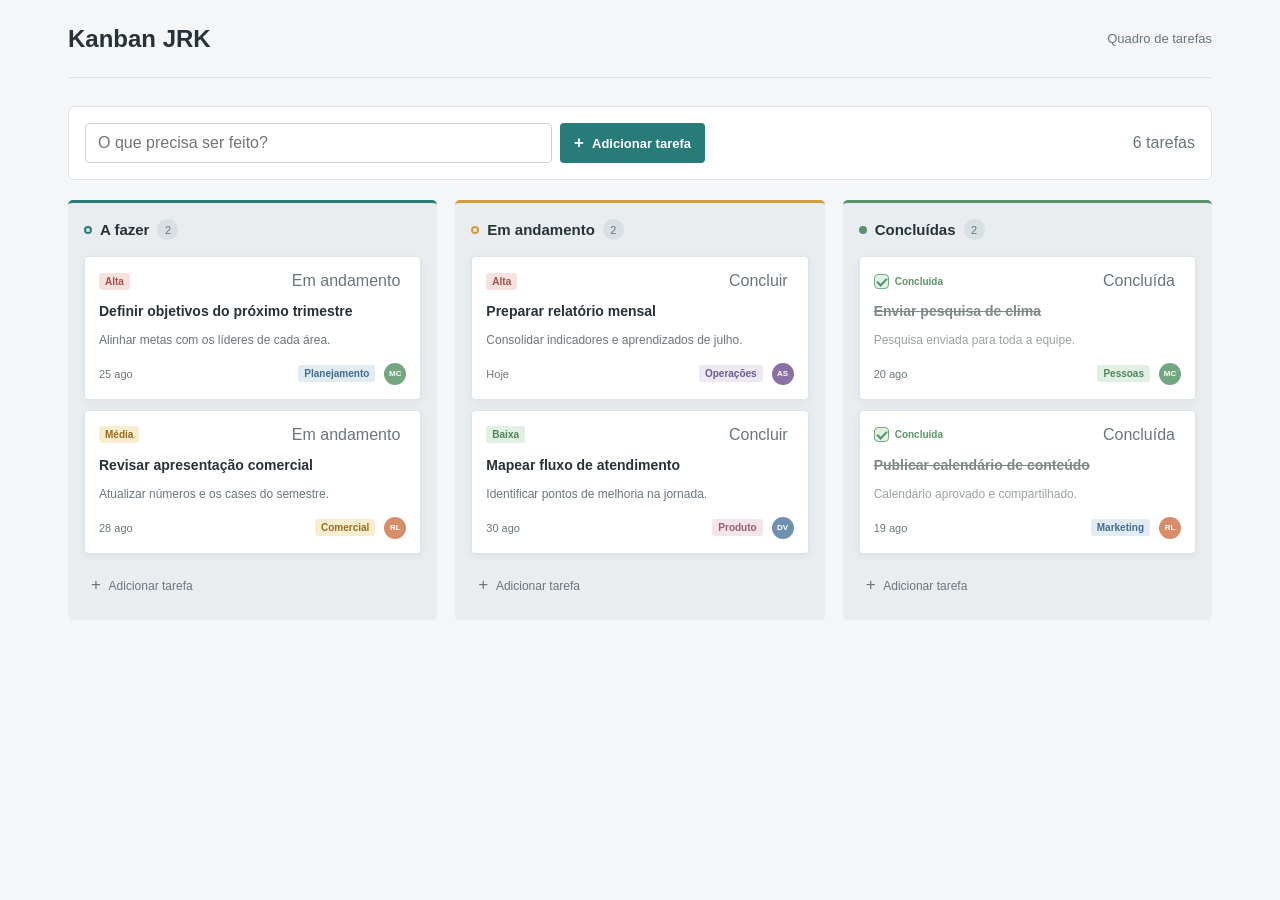
<file: index.html>
<!DOCTYPE html>
<html lang="pt-BR">
<head>
    <meta charset="UTF-8">
    <meta name="viewport" content="width=device-width, initial-scale=1.0">
    <link rel="stylesheet" href="style.css">
    <title>Kanban JRK</title>
</head>
<body>
    <main class="app-shell">
        <header class="topbar">
            <h1 id="page-title">Kanban JRK</h1>
            <p class="board-date">Quadro de tarefas</p>
        </header>

        <section class="board-toolbar" aria-label="Controles do quadro">
            <form class="task-form" action="#" method="get">
                <label class="sr-only" for="new-task">Nome da nova tarefa</label>
                <input id="new-task" name="task" type="text" placeholder="O que precisa ser feito?" autocomplete="off">
                <button class="add-button" type="submit">
                    <span>+</span>
                    Adicionar tarefa
                </button>
            </form>
            <div class="board-total">6 tarefas</div>
        </section>

        <section class="kanban-board" aria-label="Quadro de tarefas">
            <article class="kanban-column todo-column" data-status="todo">
                <div class="column-heading">
                    <div class="column-title">
                        <span class="status-dot"></span>
                        <h2>A fazer</h2>
                        <span class="task-count">2</span>
                    </div>
                </div>
                <div class="task-list">
                    <article class="task-card" draggable="true" data-status="todo">
                        <div class="task-card-top">
                            <span class="priority high">Alta</span>
                            <button class="card-menu" type="button" aria-label="Opções da tarefa">•••</button>
                        </div>
                        <h3>Definir objetivos do próximo trimestre</h3>
                        <p class="task-description">Alinhar metas com os líderes de cada área.</p>
                        <div class="task-footer">
                            <time datetime="2026-08-25">25 ago</time>
                            <span class="tag tag-blue">Planejamento</span>
                            <span class="mini-avatar green">MC</span>
                        </div>
                    </article>
                    <article class="task-card" draggable="true" data-status="todo">
                        <div class="task-card-top">
                            <span class="priority medium">Média</span>
                            <button class="card-menu" type="button" aria-label="Opções da tarefa">•••</button>
                        </div>
                        <h3>Revisar apresentação comercial</h3>
                        <p class="task-description">Atualizar números e os cases do semestre.</p>
                        <div class="task-footer">
                            <time datetime="2026-08-28">28 ago</time>
                            <span class="tag tag-yellow">Comercial</span>
                            <span class="mini-avatar orange">RL</span>
                        </div>
                    </article>
                </div>
                <button class="add-inline" type="button">
                    <span>+</span>
                    Adicionar tarefa
                </button>
            </article>
            <article class="kanban-column progress-column" data-status="progress">
                <div class="column-heading">
                    <div class="column-title">
                        <span class="status-dot"></span>
                        <h2>Em andamento</h2>
                        <span class="task-count">2</span>
                    </div>
                </div>
                <div class="task-list">
                    <article class="task-card" draggable="true" data-status="progress">
                        <div class="task-card-top">
                            <span class="priority high">Alta</span>
                            <button class="card-menu" type="button" aria-label="Opções da tarefa">•••</button>
                        </div>
                        <h3>Preparar relatório mensal</h3>
                        <p class="task-description">Consolidar indicadores e aprendizados de julho.</p>
                        <div class="task-footer">
                            <time datetime="2026-08-22">Hoje</time>
                            <span class="tag tag-purple">Operações</span>
                            <span class="mini-avatar purple">AS</span>
                        </div>
                    </article>
                    <article class="task-card" draggable="true" data-status="progress">
                        <div class="task-card-top">
                            <span class="priority low">Baixa</span>
                            <button class="card-menu" type="button" aria-label="Opções da tarefa">•••</button>
                        </div>
                        <h3>Mapear fluxo de atendimento</h3>
                        <p class="task-description">Identificar pontos de melhoria na jornada.</p>
                        <div class="task-footer">
                            <time datetime="2026-08-30">30 ago</time>
                            <span class="tag tag-pink">Produto</span>
                            <span class="mini-avatar blue">DV</span>
                        </div>
                    </article>
                </div>
                <button class="add-inline" type="button">
                    <span>+</span>
                    Adicionar tarefa
                </button>
            </article>
            <article class="kanban-column done-column" data-status="done">
                <div class="column-heading">
                    <div class="column-title">
                        <span class="status-dot"></span>
                        <h2>Concluídas</h2>
                        <span class="task-count">2</span>
                    </div>
                </div>
                <div class="task-list">
                    <article class="task-card completed-task" draggable="true" data-status="done">
                        <div class="task-card-top">
                            <label class="check-wrap">
                                <input type="checkbox" checked>
                                <span class="checkmark"></span>
                                <span>Concluída</span>
                            </label>
                            <button class="card-menu" type="button" aria-label="Opções da tarefa">•••</button>
                        </div>
                        <h3>Enviar pesquisa de clima</h3>
                        <p class="task-description">Pesquisa enviada para toda a equipe.</p>
                        <div class="task-footer">
                            <time datetime="2026-08-20">20 ago</time>
                            <span class="tag tag-green">Pessoas</span>
                            <span class="mini-avatar green">MC</span>
                        </div>
                    </article>
                    <article class="task-card completed-task" draggable="true" data-status="done">
                        <div class="task-card-top">
                            <label class="check-wrap">
                                <input type="checkbox" checked>
                                <span class="checkmark"></span>
                                <span>Concluída</span>
                            </label>
                            <button class="card-menu" type="button" aria-label="Opções da tarefa">•••</button>
                        </div>
                        <h3>Publicar calendário de conteúdo</h3>
                        <p class="task-description">Calendário aprovado e compartilhado.</p>
                        <div class="task-footer">
                            <time datetime="2026-08-19">19 ago</time>
                            <span class="tag tag-blue">Marketing</span>
                            <span class="mini-avatar orange">RL</span>
                        </div>
                    </article>
                </div>
                <button class="add-inline" type="button">
                    <span>+</span>
                    Adicionar tarefa
                </button>
            </article>
        </section>
        <p class="empty-state" role="status">Ainda não há tarefas cadastradas.</p>
    </main>
    
    <script src="app.js"></script>
</body>
</html>
</file>
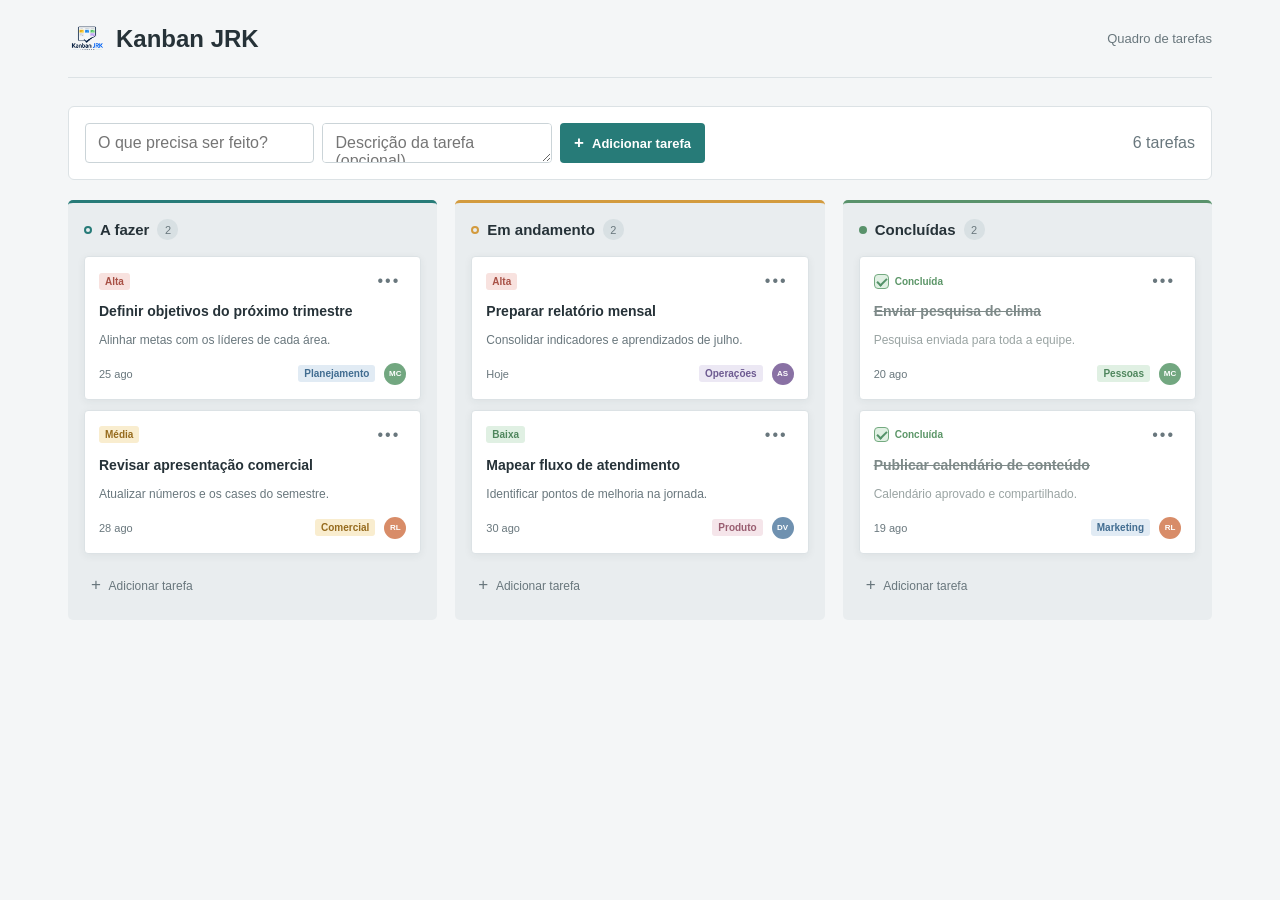
<file: src/index.html>
<!DOCTYPE html>
<html lang="pt-BR">
<head>
    <meta charset="UTF-8">
    <meta name="viewport" content="width=device-width, initial-scale=1.0">
    <link rel="stylesheet" href="css\style.css">
    <title>Kanban JRK</title>
</head>
<body>
    <main class="app-shell">
        <header class="topbar">
            <div class="brand">
                <img src="assets/logo.png" alt="Logo Kanban JRK" class="brand-logo">
                <h1 id="page-title">Kanban JRK</h1>
            </div>
            <p class="board-date">Quadro de tarefas</p>
        </header>

        <section class="board-toolbar" aria-label="Controles do quadro">
            <form class="task-form" action="#" method="get">
                <label class="sr-only" for="new-task">Nome da nova tarefa</label>
                <input id="new-task" name="task" type="text" placeholder="O que precisa ser feito?" autocomplete="off">
                <label class="sr-only" for="task-description">Descrição da nova tarefa</label>
                <textarea id="task-description" name="description" placeholder="Descrição da tarefa (opcional)" rows="1"></textarea>
                <button class="add-button" type="submit">
                    <span>+</span>
                    Adicionar tarefa
                </button>
            </form>
            <div class="board-total">6 tarefas</div>
        </section>

        <section class="kanban-board" aria-label="Quadro de tarefas">
            <article class="kanban-column todo-column" data-status="todo">
                <div class="column-heading">
                    <div class="column-title">
                        <span class="status-dot"></span>
                        <h2>A fazer</h2>
                        <span class="task-count">2</span>
                    </div>
                </div>
                <div class="task-list">
                    <article class="task-card" draggable="true" data-status="todo">
                        <div class="task-card-top">
                            <span class="priority high">Alta</span>
                            <button class="card-menu" type="button" aria-label="Opções da tarefa">•••</button>
                        </div>
                        <h3>Definir objetivos do próximo trimestre</h3>
                        <p class="task-description">Alinhar metas com os líderes de cada área.</p>
                        <div class="task-footer">
                            <time datetime="2026-08-25">25 ago</time>
                            <span class="tag tag-blue">Planejamento</span>
                            <span class="mini-avatar green">MC</span>
                        </div>
                    </article>
                    <article class="task-card" draggable="true" data-status="todo">
                        <div class="task-card-top">
                            <span class="priority medium">Média</span>
                            <button class="card-menu" type="button" aria-label="Opções da tarefa">•••</button>
                        </div>
                        <h3>Revisar apresentação comercial</h3>
                        <p class="task-description">Atualizar números e os cases do semestre.</p>
                        <div class="task-footer">
                            <time datetime="2026-08-28">28 ago</time>
                            <span class="tag tag-yellow">Comercial</span>
                            <span class="mini-avatar orange">RL</span>
                        </div>
                    </article>
                </div>
                <button class="add-inline" type="button">
                    <span>+</span>
                    Adicionar tarefa
                </button>
            </article>
            <article class="kanban-column progress-column" data-status="progress">
                <div class="column-heading">
                    <div class="column-title">
                        <span class="status-dot"></span>
                        <h2>Em andamento</h2>
                        <span class="task-count">2</span>
                    </div>
                </div>
                <div class="task-list">
                    <article class="task-card" draggable="true" data-status="progress">
                        <div class="task-card-top">
                            <span class="priority high">Alta</span>
                            <button class="card-menu" type="button" aria-label="Opções da tarefa">•••</button>
                        </div>
                        <h3>Preparar relatório mensal</h3>
                        <p class="task-description">Consolidar indicadores e aprendizados de julho.</p>
                        <div class="task-footer">
                            <time datetime="2026-08-22">Hoje</time>
                            <span class="tag tag-purple">Operações</span>
                            <span class="mini-avatar purple">AS</span>
                        </div>
                    </article>
                    <article class="task-card" draggable="true" data-status="progress">
                        <div class="task-card-top">
                            <span class="priority low">Baixa</span>
                            <button class="card-menu" type="button" aria-label="Opções da tarefa">•••</button>
                        </div>
                        <h3>Mapear fluxo de atendimento</h3>
                        <p class="task-description">Identificar pontos de melhoria na jornada.</p>
                        <div class="task-footer">
                            <time datetime="2026-08-30">30 ago</time>
                            <span class="tag tag-pink">Produto</span>
                            <span class="mini-avatar blue">DV</span>
                        </div>
                    </article>
                </div>
                <button class="add-inline" type="button">
                    <span>+</span>
                    Adicionar tarefa
                </button>
            </article>
            <article class="kanban-column done-column" data-status="done">
                <div class="column-heading">
                    <div class="column-title">
                        <span class="status-dot"></span>
                        <h2>Concluídas</h2>
                        <span class="task-count">2</span>
                    </div>
                </div>
                <div class="task-list">
                    <article class="task-card completed-task" draggable="true" data-status="done">
                        <div class="task-card-top">
                            <label class="check-wrap">
                                <input type="checkbox" checked>
                                <span class="checkmark"></span>
                                <span>Concluída</span>
                            </label>
                            <button class="card-menu" type="button" aria-label="Opções da tarefa">•••</button>
                        </div>
                        <h3>Enviar pesquisa de clima</h3>
                        <p class="task-description">Pesquisa enviada para toda a equipe.</p>
                        <div class="task-footer">
                            <time datetime="2026-08-20">20 ago</time>
                            <span class="tag tag-green">Pessoas</span>
                            <span class="mini-avatar green">MC</span>
                        </div>
                    </article>
                    <article class="task-card completed-task" draggable="true" data-status="done">
                        <div class="task-card-top">
                            <label class="check-wrap">
                                <input type="checkbox" checked>
                                <span class="checkmark"></span>
                                <span>Concluída</span>
                            </label>
                            <button class="card-menu" type="button" aria-label="Opções da tarefa">•••</button>
                        </div>
                        <h3>Publicar calendário de conteúdo</h3>
                        <p class="task-description">Calendário aprovado e compartilhado.</p>
                        <div class="task-footer">
                            <time datetime="2026-08-19">19 ago</time>
                            <span class="tag tag-blue">Marketing</span>
                            <span class="mini-avatar orange">RL</span>
                        </div>
                    </article>
                </div>
                <button class="add-inline" type="button">
                    <span>+</span>
                    Adicionar tarefa
                </button>
            </article>
        </section>
        <p class="empty-state" role="status">Ainda não há tarefas cadastradas.</p>
    </main>
    
    <script src="js/app.js"></script>
</body>
</html>
</file>
<file: style.css>
:root {
    --ink: #263238;
    --muted: #69777d;
    --line: #dce2e5;
    --paper: #f4f6f7;
    --white: #fff;
    --teal: #277b78;
    --teal-dark: #1d6461;
    --shadow: 0 2px 8px rgba(38, 50, 56, .06);
}

* { box-sizing:border-box; }

body {
    margin: 0;
    min-width: 320px;
    color: var(--ink);
    background: var(--paper);
    font-family: Arial, sans-serif;
}

button,
input {
    font: inherit;
}

button {
    cursor: pointer;
}

.sr-only {
    position: absolute;
    width: 1px;
    height: 1px;
    padding: 0;
    margin: -1px;
    overflow: hidden;
    clip: rect(0, 0, 0, 0);
    white-space: nowrap;
    border: 0;
}

.app-shell {
    max-width: 1200px;
    margin: auto;
    padding: 0 28px 48px;
}

.topbar {
    display: flex;
    align-items: center;
    justify-content: space-between;
    height: 78px;
    border-bottom: 1px solid var(--line);
}

.topbar h1 {
    margin: 0;
    font-size: 24px;
}

.board-date {
    margin: 0;
    color: var(--muted);
    font-size: 13px;
}

.board-toolbar {
    display: flex;
    align-items: center;
    justify-content: space-between;
    gap: 24px;
    margin-top: 28px;
    padding: 16px;
    background: var(--white);
    border: 1px solid var(--line);
    border-radius: 6px;
}

.task-form {
    display: flex;
    flex: 1;
    max-width: 620px;
    gap: 8px;
}

.task-form input {
    width: 100%;
    min-width: 120px;
    padding: 10px 12px;
    color: var(--ink);
    border: 1px solid #cbd4d8;
    border-radius: 4px;
    outline: 0;
}

.task-form input:focus {
    border-color: var(--teal);
}

.add-button {
    padding: 10px 14px;
    color: white;
    background: var(--teal);
    border: 0;
    border-radius: 4px;
    font-size: 13px;
    font-weight: 600;
    white-space: nowrap;
}

.add-button:hover {
    background: var(--teal-dark);
}

.add-button span,
.add-inline span {
    margin-right: 5px;
    font-size: 17px;
}

.board-total {
    color: var(--muted);
}

.kanban-board {
    display: grid;
    grid-template-columns: repeat(3, minmax(0, 1fr));
    gap: 18px;
    margin-top: 20px;
}

.kanban-column {
    min-height: 420px;
    padding: 16px;
    background: #e9edef;
    border-top: 3px solid var(--teal);
    border-radius: 5px;
}

.progress-column {
    border-color: #d39b3e;
}

.done-column {
    border-color: #59926b;
}

.column-heading,
.column-title,
.task-card-top,
.task-footer {
    display: flex;
    align-items: center;
}

.column-title {
    gap: 8px;
}

.column-title h2 {
    margin: 0;
    font-size: 15px;
}

.status-dot {
    width: 8px;
    height: 8px;
    border: 2px solid var(--teal);
    border-radius: 50%;
}

.progress-column .status-dot {
    border-color: #d39b3e;
}

.done-column .status-dot {
    background: #59926b;
    border-color: #59926b;
}

.task-count {
    display: grid;
    place-items: center;
    min-width: 21px;
    height: 21px;
    padding: 0 5px;
    color: var(--muted);
    background: #d8e0e3;
    border-radius: 10px;
    font-size: 11px;
}

.task-list {
    display: grid;
    gap: 10px;
    min-height: 110px;
    margin-top: 16px;
}

.task-card {
    padding: 14px;
    background: var(--white);
    border: 1px solid var(--line);
    border-radius: 4px;
    box-shadow: var(--shadow);
    cursor: grab;
}

.task-card:active {
    cursor: grabbing;
}

.task-card.dragging {
    opacity: .45;
    border: 1px dashed var(--teal);
}

.task-card-top {
    justify-content: space-between;
}

.card-menu {
    color: var(--muted);
    background: transparent;
    border: 0;
    letter-spacing: 2px;
}

.priority,
.tag {
    display: inline-block;
    border-radius: 3px;
    font-size: 10px;
    font-weight: 600;
}

.priority {
    padding: 3px 6px;
}

.high {
    color: #a85045;
    background: #f8e2df;
}

.medium {
    color: #966b1e;
    background: #f9edcf;
}

.low {
    color: #4f865d;
    background: #e0f0e3;
}

.task-card h3 {
    margin: 11px 0 6px;
    font-size: 14px;
    line-height: 1.3;
}

.task-description {
    margin-bottom: 14px;
    color: var(--muted);
    font-size: 12px;
    line-height: 1.4;
}

.task-footer {
    gap: 7px;
    color: var(--muted);
    font-size: 11px;
}

.task-footer time {
    margin-right: auto;
}

.tag {
    padding: 3px 6px;
}

.tag-blue {
    color: #426d91;
    background: #e1ebf4;
}

.tag-yellow {
    color: #966b1e;
    background: #f9edcf;
}

.tag-purple {
    color: #6d5a91;
    background: #ece8f4;
}

.tag-pink {
    color: #995d70;
    background: #f5e5ea;
}

.tag-green {
    color: #4f865d;
    background: #e0f0e3;
}

.mini-avatar {
    display: grid;
    place-items: center;
    width: 22px;
    height: 22px;
    margin-left: 2px;
    color: #fff;
    border-radius: 50%;
    font-size: 8px;
    font-weight: 700;
}

.green { background: #72a780; }
.orange { background: #d88c68; }
.purple { background: #8971a4; }
.blue { background: #6f91b0; }

.add-inline {
    display: block;
    width: 100%;
    margin-top: 14px;
    padding: 7px;
    color: var(--muted);
    background: transparent;
    border: 0;
    text-align: left;
    font-size: 12px;
}

.add-inline:hover {
    color: var(--teal);
}

.check-wrap {
    display: flex;
    align-items: center;
    gap: 6px;
    color: #5c9668;
    font-size: 10px;
    font-weight: 600;
    cursor: pointer;
}

.check-wrap input {
    position: absolute;
    opacity: 0;
}

.checkmark {
    display: inline-block;
    width: 15px;
    height: 15px;
    background: #e0f0e3;
    border: 1px solid #74aa80;
    border-radius: 4px;
}

.check-wrap input:checked + .checkmark::after {
    display: block;
    width: 4px;
    height: 8px;
    margin: 1px 0 0 4px;
    border: solid #549269;
    border-width: 0 2px 2px 0;
    transform: rotate(45deg);
    content: '';
}

.completed-task h3 {
    color: #7d8988;
    text-decoration: line-through;
}

.completed-task .task-description {
    color: #9aa4a3;
}

.empty-state {
    display: none;
    padding: 42px;
    color: var(--muted);
    border: 1px dashed #bfd0ca;
    border-radius: 5px;
    text-align: center;
}

.kanban-board:not(:has(.task-card)) + .empty-state {
    display: block;
}

@media (max-width: 800px) {
    .app-shell {
        padding: 0 18px 40px;
    }

    .board-toolbar {
        align-items: stretch;
        flex-direction: column;
    }

    .task-form {
        max-width: none;
    }

    .kanban-board {
        grid-template-columns: 1fr;
        gap: 14px;
    }

    .kanban-column {
        min-height: auto;
    }
}

@media (max-width: 480px) {
    .task-form {
        flex-direction: column;
    }

    .add-button {
        width: 100%;
    }
}
</file>
